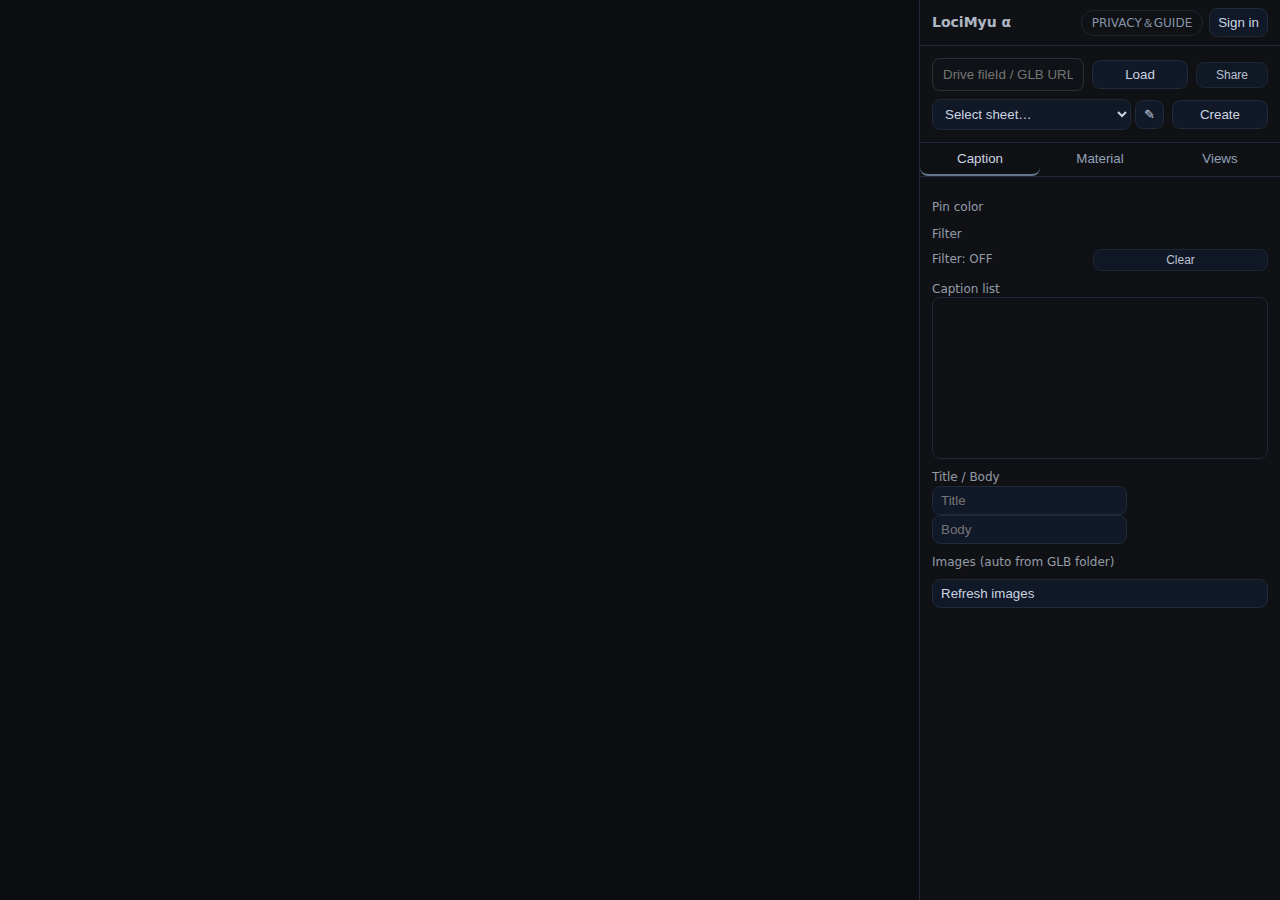
<file: index.html>
<!DOCTYPE html>

<html lang="ja">
<head>
<script id="lm-importmap-three" type="importmap">{
    "imports": {
      "three": "https://unpkg.com/three@0.159.0/build/three.module.js",
      "three/addons/": "https://unpkg.com/three@0.159.0/examples/jsm/"
    }
  }</script>
<style id="lm-fallback-style">
    :root { color-scheme: dark; }
    body { margin:0; background:#111; color:#e6e6e6; font:14px/1.5 system-ui,-apple-system,Segoe UI,Roboto,sans-serif; }
    #right { width:360px; max-width:38vw; padding:12px; box-sizing:border-box; }
    .panel { background:#16181b; border:1px solid #272a30; border-radius:10px; padding:12px; margin:12px 0; }
    .panel h4 { margin:0 0 8px; font-weight:600; opacity:.9; }
    select, input[type="text"], input[type="color"] {
      background:#0f1317; color:#e6e6e6; border:1px solid #2a2f36; border-radius:8px; padding:8px 10px;
    }
    input[type="range"] { width:100%; box-sizing:border-box; }
    .row { display:flex; align-items:center; gap:10px; flex-wrap:wrap; }
    .row .grow { flex:1 1 180px; }
    .muted { color:#9aa4af; font-size:12px; }
    /* keep material visible */
    #panel-material.lm-panel-material.card{display:none;}
    #pane-material .card{width:100%;box-sizing:border-box;}
    #pane-material .controls{overflow:visible;}
    /* generic */
    .pane .card{width:100%;box-sizing:border-box;}
    .pane .controls{overflow:visible;}
  
    /* caption list */
    .lm-cap-row{
      display:flex;
      align-items:center;
      gap:8px;
      padding:4px 6px;
      border-radius:6px;
      cursor:pointer;
    }
    .lm-cap-row:hover{
      background:rgba(255,255,255,0.05);
    }
    .lm-cap-row.selected{
      background:rgba(59,130,246,0.25);
      box-shadow:0 0 0 1px rgba(59,130,246,0.6);
    }
    .lm-cap-sw{
      width:10px;
      height:10px;
      border-radius:999px;
      flex-shrink:0;
    }
    .lm-cap-title{
      flex:1 1 auto;
      min-width:0;
      white-space:nowrap;
      overflow:hidden;
      text-overflow:ellipsis;
    }
    .lm-cap-imgmark{
      font-size:12px;
      opacity:0.8;
    }
    .lm-cap-del{
      border:none;
      background:transparent;
      color:inherit;
      cursor:pointer;
      padding:0 4px;
      opacity:0.6;
      font-size:14px;
      line-height:1;
    }
    .lm-cap-del:hover{
      opacity:1;
      transform:scale(1.1);
    }
    /* pin color / filter chips */
    #pane-caption .pill{
      border-radius:999px;
      padding:4px 10px;
      border:1px solid transparent;
      opacity:0.75;
      transition:transform .08s ease-out, box-shadow .08s ease-out, opacity .08s ease-out, border-color .08s ease-out;
    }
    #pane-caption .pill:hover{
      opacity:1;
    }
    #pane-caption .pill.active{
      opacity:1;
      box-shadow:0 0 0 2px rgba(0,0,0,0.6);
      border-color:rgba(255,255,255,0.9);
      transform:translateY(-1px);
    }

    /* Filter chips: make selection state unmistakable (non-color cue) */
    #pinFilterChips .pill{ position:relative; }
    #pinFilterChips .pill.active{
      box-shadow:0 0 0 2px rgba(255,255,255,0.95), 0 0 0 5px rgba(0,0,0,0.65);
      border-color:rgba(255,255,255,0.95);
    }
    #pinFilterChips .pill.active::after{
      content:'✓';
      position:absolute;
      right:6px;
      top:50%;
      transform:translateY(-50%);
      font-size:12px;
      font-weight:800;
      color:#ffffff;
      text-shadow:0 1px 2px rgba(0,0,0,0.85);
      pointer-events:none;
    }
    /* Filter status row */
    .lm-filterbar{ align-items:center; justify-content:space-between; gap:8px; margin-top:6px; }
    button.mini{
      padding:4px 10px;
      font-size:12px;
      line-height:1;
      opacity:0.9;
    }
    button.mini:hover{ opacity:1; }
    a.mini-link{display:inline-block;font-size:12px;color:var(--acc);text-decoration:none;border:1px solid var(--line);padding:6px 10px;border-radius:999px;opacity:0.9;line-height:1;}
    a.mini-link:hover{opacity:1;color:var(--text);}

</style>

<meta charset="utf-8"/>
<meta content="width=device-width,initial-scale=1" name="viewport"/>
<title>LociMyu α</title>
<link href="data:," rel="icon"/>
<meta content="" name="google-oauth-client_id"/>
<meta content="" name="google-api-key"/>
<script src="./config.js"></script>
<script async="" defer="" src="https://accounts.google.com/gsi/client"></script>
<style>
    :root{
      --bg:#0f1115; --panel:#0b0d11; --line:#1f2937; --acc:#94a3b8; --text:#cbd5e1; --sel:#60a5fa;
    }
    html,body{height:100%;margin:0;background:var(--bg);color:var(--text);
      font:14px/1.4 system-ui,-apple-system,Segoe UI,Roboto,sans-serif;}
    #app{display:flex;height:100%;}
    #stage{flex:1;position:relative;background:var(--panel);}
    #ui{width:360px;max-width:360px;min-width:320px;border-left:1px solid var(--line);
        display:flex;flex-direction:column;overflow:hidden;}
    header#topbar{display:flex;justify-content:space-between;align-items:center;
      padding:8px 12px;border-bottom:1px solid var(--line);}
    header #brand{font-weight:600;opacity:.85}
    
    /* ===== Topbar: keep mini links/buttons on one line ===== */
    header#topbar .row{flex-wrap:nowrap}
    header#topbar .row > *{flex:0 0 auto; white-space:nowrap}
    header#topbar #auth-signin{white-space:nowrap}
button,select,input{background:#111827;border:1px solid var(--line);color:var(--text);
      border-radius:8px;padding:6px 8px}
    input[type="text"]{width:100%;box-sizing:border-box}
    .row{display:flex;gap:8px;align-items:center}
    .row > *{flex:1}

    /* ===== Top controls: inputs grow, buttons stay compact ===== */
    .ctrl-row{flex-wrap:nowrap}
    .ctrl-row > *{flex:0 0 auto}
    .ctrl-row input[type="text"],
    .ctrl-row select,
    .ctrl-row #save-target-sheet-wrapper{flex:1 1 auto; min-width:0}
    .ctrl-row > button{flex:0 0 auto; width:auto; min-width:96px; padding:6px 12px}
    /* Keep Create/Load from dominating on wide screens */
    #btnGlb, #save-target-create{min-width:96px}

    /* Make the sheet row resilient when rename UI is mounted */
    .sheet-row{align-items:center}

    .tabs{display:flex;border-bottom:1px solid var(--line)}
    .tabs button{flex:1;border:0;border-bottom:2px solid transparent;padding:8px 12px;
      background:transparent;color:var(--acc);cursor:pointer}
    .tabs button[aria-selected="true"]{color:var(--text);border-bottom-color:#64748b}
    .pane{display:none;padding:12px;overflow:auto;max-width:100%;box-sizing:border-box}
    .pane[data-active="true"]{display:block}
    #gl{width:100%;height:100%;display:block}
    .pad{padding:12px}
    .grp{margin:10px 0}
    .hint{opacity:.7;font-size:12px}
    .chips{display:flex;flex-wrap:wrap;gap:6px}
    .chip{width:18px;height:18px;border-radius:50%;border:1px solid #0003;cursor:pointer;box-shadow:0 0 0 1px #0004 inset}
    #caption-list{height:160px;overflow:auto;border:1px solid var(--line);border-radius:8px}

    /* Material pane layout */
    .mat-grid{display:grid;grid-template-columns: 1fr; gap:12px; max-width:100%}
    .mat-card{border:1px solid var(--line);border-radius:12px;padding:12px;background:#0c1016}
    .mat-card h4{margin:0 0 8px 0;font-size:13px;opacity:.8}
    .mat-row{display:grid;grid-template-columns:auto 1fr;gap:10px;align-items:center}
    .nowrap{white-space:nowrap}
    .full{text-align:left;width:100%}
    .inline{display:flex;gap:14px;align-items:center;flex-wrap:wrap}
    #pm-opacity{display:grid;grid-template-columns: 1fr auto 48px;gap:10px;align-items:center}
    #pm-opacity output{min-width:3ch;text-align:right;opacity:.8}
    /* Prevent horizontal scroll in the right panel */
    #ui *{max-width:100%}
    #ui{overflow-x:hidden}
    /* keep material visible */
    #panel-material.lm-panel-material.card{display:none;}
    #pane-material .card{width:100%;box-sizing:border-box;}
    #pane-material .controls{overflow:visible;}
  
/* --- Views tab additions (Phase 1) --- */
#pane-views .hd{font-weight:600;margin:0 0 6px 0;font-size:12px;opacity:.9;}
#pane-views .grp{margin:10px 0;padding:10px;border:1px solid rgba(255,255,255,.08);border-radius:10px;background:rgba(255,255,255,.03);}
#pane-views .row{display:flex;align-items:center;gap:8px;flex-wrap:wrap;}
#pane-views .views-dir-grid{display:grid;grid-template-columns:repeat(2,minmax(0,1fr));gap:6px;}
#pane-views .views-dir-grid .vdir{padding:8px 10px;border-radius:10px;border:1px solid rgba(255,255,255,.12);background:rgba(255,255,255,.04);color:inherit;cursor:pointer;}
#pane-views .views-dir-grid .vdir:disabled{opacity:.4;cursor:not-allowed;}
#pane-views .views-bg-row input[type="text"]{width:90px;padding:6px 8px;border-radius:10px;border:1px solid rgba(255,255,255,.12);background:rgba(0,0,0,.2);color:inherit;}
#pane-views .views-bg-row input[type="color"]{width:44px;height:34px;padding:0;border:none;background:transparent;}
#pane-views .hint{font-size:11px;opacity:.75;margin-top:6px;}
</style>
<style id="lm-material-layout-fix">
    /* ===== Material pane: overflow & wrapping fixes ===== */
    #pane-material .scroller { overflow-x: hidden; }
    #pane-material .mat-card { display:flex; flex-direction:column; gap:10px; }
    #pane-material .row,
    #pane-material .inline,
    #pane-material .pair,
    #pane-material .controls { display:flex; flex-wrap:wrap; gap:8px; }
    #pane-material .row > *, #pane-material .controls > * { min-width:0; }
    #pane-material select,
    #pane-material input[type="range"],
    #pm-material, #pm-chroma-tol, #pm-chroma-feather {
      flex:1 1 100%; width:100%; max-width:100%;
    }
    #pane-material .btn, #pane-material .switch, #pane-material .mini { flex:0 0 auto; }
    #pm-chroma .tol-row { display:flex; flex-wrap:wrap; gap:8px; }
    #pm-chroma .feather-row { display:flex; flex-wrap:wrap; gap:8px; margin-top:6px; }
    /* keep material visible */
    #panel-material.lm-panel-material.card{display:none;}
    #pane-material .card{width:100%;box-sizing:border-box;}
    #pane-material .controls{overflow:visible;}
  </style>
</head>
<body>
<div id="app">
<div id="stage"><canvas id="gl"></canvas></div>
<aside id="ui">
<header id="topbar">
<div id="brand">LociMyu α</div>
<div class="row" style="gap:6px;flex:0 0 auto">
<a class="mini-link" href="./privacy.html" target="_blank" rel="noopener">PRIVACY＆GUIDE</a>
<button id="auth-signin">Sign in</button>
</div>
</header>
<div class="pad" style="border-bottom:1px solid var(--line)">
<div class="row ctrl-row">
<input id="glbUrl" placeholder="Drive fileId / GLB URL" type="text"/>
<button id="btnGlb">Load</button>
</div>
<div class="row ctrl-row sheet-row" style="margin-top:8px">
<select id="save-target-sheet"><option value="">Select sheet…</option></select>
<button id="save-target-create">Create</button>
</div>
</div>
<nav class="tabs" role="tablist">
<button aria-selected="true" data-tab="caption" id="tab-caption" role="tab">Caption</button>
<button aria-selected="false" data-tab="material" id="tab-material" role="tab">Material</button>
<button aria-selected="false" data-tab="views" id="tab-views" role="tab">Views</button>
</nav>
<section class="pane" data-active="true" data-pane="caption" id="pane-caption">
<div class="grp">
<div class="hint">Pin color</div>
<div class="chips" data-hook="pin-color" id="pinColorChips"></div>
</div>
<div class="grp">
<div class="hint">Filter</div>
<div class="row lm-filterbar">
<div class="hint" id="pinFilterStatus" style="margin:0">Filter: OFF</div>
<button class="mini" id="btnClearPinFilter" type="button">Clear</button>
</div>
<div class="chips" data-hook="pin-filter" id="pinFilterChips"></div>
</div>
<div class="grp">
<div class="hint">Caption list</div>
<div data-hook="caption-list" id="caption-list"></div>
</div>
<div class="grp">
<div class="hint">Title / Body</div>
<input data-hook="caption-title" id="caption-title" placeholder="Title"/>
<input data-hook="caption-body" id="caption-body" placeholder="Body"/>
</div>
<div class="grp">
<div class="hint">Images (auto from GLB folder)</div>
<div data-hook="images-grid" id="images-grid"></div>
<div class="row" style="margin-top:8px">
<button class="full" id="btnRefreshImages">Refresh images</button>
</div>
<div class="hint" id="images-status" style="margin-top:6px"></div>
</div>
</section>
<section class="pane" data-pane="material" id="pane-material">
<div class="mat-grid">
<div class="mat-card">
<h4>Per-material opacity (saved per sheet)</h4>
<div id="pm-opacity">
<select aria-label="Select material" id="pm-material">
<option value="">— Select material —</option>
</select>
<input id="pm-opacity-range" max="1" min="0" step="0.01" type="range" value="1"/>
<output id="pm-opacity-val">1.00</output>
</div>
<div class="hint">Pick a material, then set its opacity.</div>
</div>
<div class="mat-card">
<h4>Shading</h4>
<div class="inline">
<label class="nowrap"><input id="pm-flag-doublesided" type="checkbox"/> Double-sided</label>
<label class="nowrap"><input id="pm-flag-unlit" type="checkbox"/> Unlit-like</label>
</div>
</div>
<div class="mat-card">
<h4>Chroma key</h4>
<div class="inline" style="margin-bottom:8px">
<label class="nowrap"><input id="pm-chroma-enable" type="checkbox"/> Enable</label>
<input aria-label="Color" id="pm-chroma-color" type="color" value="#000000"/>
</div>
<div class="mat-row" style="margin-bottom:6px">
<span class="nowrap">Tolerance</span>
<input id="pm-chroma-tol" max="1" min="0" step="0.01" type="range" value="0.10"/>
</div>
<div class="mat-row">
<span class="nowrap">Feather</span>
<input id="pm-chroma-feather" max="1" min="0" step="0.01" type="range" value="0.00"/>
</div>
</div>
</div>
</section>
<section class="pane" data-pane="views" id="pane-views">
<div class="grp">
<div class="hd">View presets</div>
<button id="view-save">Save view</button>
<div class="views-preset-list" id="views-preset-list"></div>
</div>
<div class="grp">
<div class="hd">Projection</div>
<div class="row">
<label><input id="proj-ortho" type="checkbox"/> Orthographic</label>
</div>
</div>
<div class="grp">
<div class="hd">Camera direction</div>
<div class="views-dir-grid">
<button class="vdir" data-vdir="+x" type="button">+X</button>
<button class="vdir" data-vdir="-x" type="button">-X</button>
<button class="vdir" data-vdir="+y" type="button">+Y</button>
<button class="vdir" data-vdir="-y" type="button">-Y</button>
<button class="vdir" data-vdir="+z" type="button">+Z</button>
<button class="vdir" data-vdir="-z" type="button">-Z</button>
</div>
</div>
<div class="grp">
<div class="hd">Background</div>
<div class="row views-bg-row">
<input aria-label="Background color" id="bg-color" type="color" value="#202124">
<input id="bg-hex" maxlength="7" placeholder="#rrggbb" spellcheck="false" type="text" value=""/>
<button id="bg-reset" type="button">Reset</button>
</input></div>
<div class="hint">Reset = unset (transparent; use default CSS background)</div>
</div>
</section>
</aside>
</div>




<link href="app.sheet-rename.css" rel="stylesheet"/>
<link href="ui.onboarding.hints.css" rel="stylesheet"/>
























<script src="./app.loader.js" type="module"></script></body>
</html>
</file>
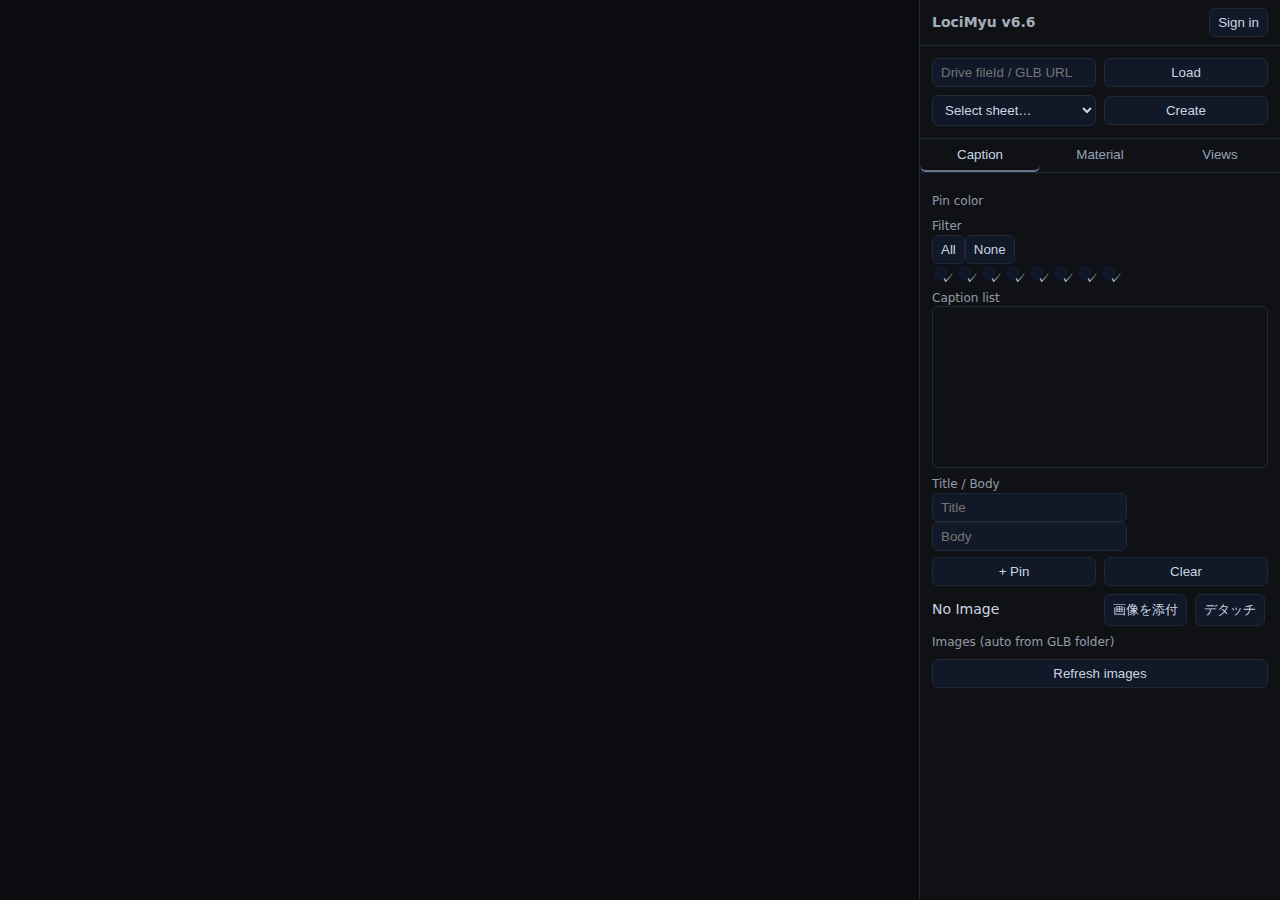
<file: index.withpatch.html>
<!doctype html>
<html lang="ja">
<head>
  <meta charset="utf-8" />
  <meta name="viewport" content="width=device-width,initial-scale=1" />
  <title>LociMyu v6.6 (ESM/CDN)</title>
  <link rel="icon" href="data:," />
  <meta name="google-oauth-client_id" content="595200751510-ncahnf7edci6b9925becn5to49r6cguv.apps.googleusercontent.com">
  <meta name="google-api-key" content="AIzaSyCUnTCr5yWUWPdEXST9bKP1LpgawU5rIbI">
  <script src="https://accounts.google.com/gsi/client" async defer></script>
  <style>
    :root{--bg:#0f1115;--panel:#0b0d11;--line:#1f2937;--acc:#94a3b8;--text:#cbd5e1;--sel:#60a5fa;}
    html,body{height:100%;margin:0;background:var(--bg);color:var(--text);font:14px/1.4 system-ui,-apple-system,Segoe UI,Roboto,sans-serif;}
    #app{display:flex;height:100%;}
    #stage{flex:1;position:relative;background:var(--panel);}
    #ui{width:360px;border-left:1px solid var(--line);display:flex;flex-direction:column;}
    header#topbar{display:flex;justify-content:space-between;align-items:center;padding:8px 12px;border-bottom:1px solid var(--line);}
    header #brand{font-weight:600;opacity:.8}
    button,select,input{background:#111827;border:1px solid var(--line);color:var(--text);border-radius:6px;padding:6px 8px}
    input[type="text"]{width:100%;box-sizing:border-box}
    .row{display:flex;gap:8px;align-items:center}
    .row > *{flex:1}
    .tabs{display:flex;border-bottom:1px solid var(--line)}
    .tabs button{flex:1;border:0;border-bottom:2px solid transparent;padding:8px 12px;background:transparent;color:var(--acc)}
    .tabs button[aria-selected="true"]{color:var(--text);border-bottom-color:#64748b}
    .pane{display:none;padding:12px;overflow:auto}
    .pane[data-active="true"]{display:block}
    #gl{width:100%;height:100%;display:block}
    .pad{padding:12px}
    .grp{margin:8px 0}
    .chips{display:flex;flex-wrap:wrap;gap:6px}
    .chip{width:18px;height:18px;border-radius:50%;border:1px solid #0003;cursor:pointer;box-shadow:0 0 0 1px #0004 inset}
    #caption-list{height:160px;overflow:auto;border:1px solid var(--line);border-radius:6px}
    .caption-item{display:flex;gap:8px;align-items:flex-start;padding:6px;border-bottom:1px solid #0003}
    .caption-item img{width:40px;height:40px;object-fit:cover;border-radius:6px;border:1px solid #0004}
    .hint{opacity:.7;font-size:12px}
    /* thumbnails grid */
    #images-grid{display:grid;grid-template-columns:repeat(auto-fill,minmax(64px,1fr));gap:8px}
    .thumb{width:100%;aspect-ratio:1/1;border-radius:8px;border:1px solid #0005;background-size:cover;background-position:center;cursor:pointer}
    .thumb[data-selected="true"]{outline:2px solid var(--sel);outline-offset:2px}
  </style>
</head>
<body>
  <div id="app">
    <div id="stage"><canvas id="gl"></canvas></div>
    <aside id="ui">
      <header id="topbar">
        <div id="brand">LociMyu v6.6</div>
        <div class="row" style="gap:6px;flex:0 0 auto">
          <button id="auth-signin">Sign in</button>
        </div>
      </header>

      <div class="pad" style="border-bottom:1px solid var(--line)">
        <div class="row">
          <input id="glbUrl" type="text" placeholder="Drive fileId / GLB URL" />
          <button id="btnGlb">Load</button>
        </div>
        <div class="row" style="margin-top:8px">
          <select id="save-target-sheet"><option value="">Select sheet…</option></select>
          <button id="save-target-create">Create</button>
        </div>
      </div>

      <nav class="tabs" role="tablist">
        <button id="tab-caption" role="tab" aria-selected="true" data-tab="caption">Caption</button>
        <button id="tab-material" role="tab" aria-selected="false" data-tab="material">Material</button>
        <button id="tab-views" role="tab" aria-selected="false" data-tab="views">Views</button>
      </nav>

      <section id="pane-caption" class="pane" data-pane="caption" data-active="true">
        <div class="grp">
          <div class="hint">Pin color</div>
          <div id="pin-colors" class="chips"></div>
        </div>
        <div class="grp">
          <div class="hint">Filter</div>
          <div id="pin-filter" class="chips"></div>
        </div>

        <!-- ▼ 配置入替：先に Caption list、その下に Title/Body -->
        <div class="grp">
          <div class="hint">Caption list</div>
          <div id="caption-list"></div>
        </div>

        <div class="grp">
          <div class="hint">Title / Body</div>
          <input id="caption-title" placeholder="Title" />
          <input id="caption-body" placeholder="Body" />
          <div class="row" style="margin-top:6px">
            <button id="pin-add">+ Pin</button>
            <button id="pin-clear">Clear</button>
          </div>
        </div>
        <div class="grp">
          <div class="row" id="caption-image-row">
            <div id="currentImageThumb" aria-label="attached image preview"><div class="placeholder">No Image</div></div>
            <div class="buttons" style="display:flex; gap:8px;">
              <button id="btnAttachImage">画像を添付</button>
              <button id="btnDetachImage" class="ghost">デタッチ</button>
            </div>
          </div>
        </div>



        <div class="grp">
          <div class="hint">Images (auto from GLB folder)</div>
          <div id="images-grid"></div>
          <div class="row" style="margin-top:8px">
            <button id="btnRefreshImages" style="width:100%">Refresh images</button>
          </div>
          <div id="images-status" class="hint" style="margin-top:6px"></div>
        </div>
      </section>

      <section id="pane-material" class="pane" data-pane="material">
        <div class="grp">
          <label><input type="checkbox" id="mat-unlit" /> Unlit</label>
          <label><input type="checkbox" id="mat-doubleside" /> Double-sided</label>
        </div>
        <div class="grp">
          <label>Opacity <input type="range" id="mat-opacity" min="0" max="1" step="0.01" value="1"/></label>
        </div>
        <div class="grp">
          <label><input type="checkbox" id="mat-white2alpha" /> White → Alpha</label>
        </div>
      </section>

      <section id="pane-views" class="pane" data-pane="views">
        <div class="grp">
          <button id="view-save">Save view</button>
          <div class="row"><label><input type="checkbox" id="proj-ortho" /> Orthographic</label></div>
        </div>
        <div id="views-preset-list"></div>
      </section>
    </aside>
  </div>

  <script>
    const tabs = document.querySelectorAll('[role="tab"]');
    const panes = document.querySelectorAll('.pane');
    tabs.forEach(t => t.addEventListener('click', () => {
      tabs.forEach(x => x.setAttribute('aria-selected', String(x===t)));
      panes.forEach(p => p.dataset.active = String(p.dataset.pane===t.dataset.tab));
    }));
  </script>

  <script type="importmap">
  {
    "imports": {
      "three": "https://unpkg.com/three@0.155.0/build/three.module.js",
      "three/examples/jsm/": "https://unpkg.com/three@0.155.0/examples/jsm/"
    }
  }
  </script>

  <script type="module" src="./boot.esm.cdn.js"></script>

  <script type="module" src="./boot.esm.cdn.patch.js"></script>
</body>
</html>
</file>
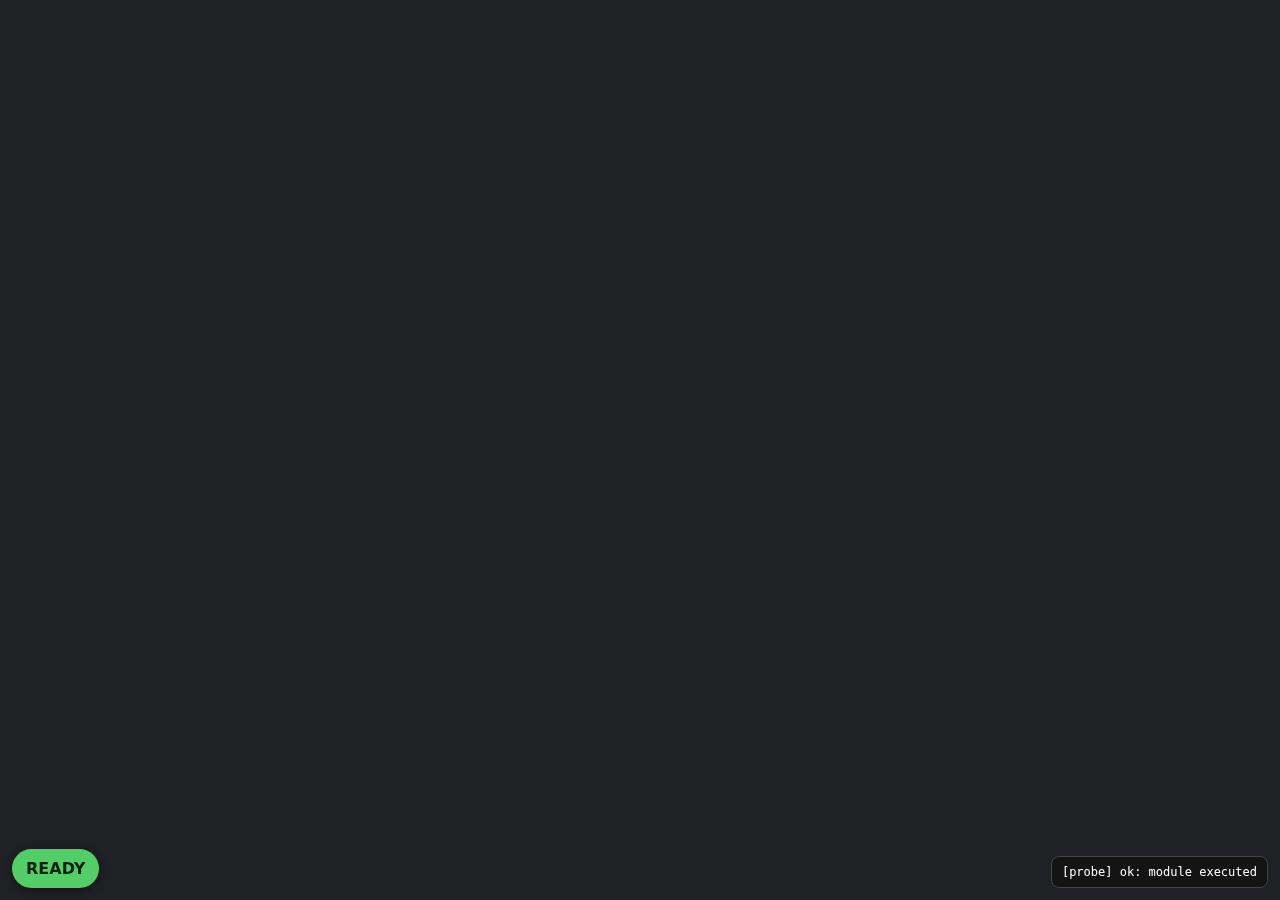
<file: index_probe.html>
<!doctype html>
<html lang="ja">
<head>
  <meta charset="utf-8">
  <meta name="viewport" content="width=device-width, initial-scale=1">
  <title>LociMyu Probe</title>
  <style>
    body{background:#1f2124;color:#e8e8ea;margin:0;font-family:system-ui,Segoe UI,Roboto,Helvetica,Arial}
    .badge{position:fixed;left:12px;bottom:12px;background:#51cf66;color:#0b1f12;padding:10px 14px;border-radius:999px;
      font-weight:700;box-shadow:0 2px 10px #0006}
    .log{position:fixed;right:12px;bottom:12px;background:#111c;color:#fff;border:1px solid #444;border-radius:8px;
      font:12px ui-monospace,Menlo,Consolas,monospace;padding:8px 10px;max-width:45vw;max-height:40vh;overflow:auto}
  </style>
</head>
<body>
  <div id="badge" class="badge" style="display:none">READY</div>
  <div id="log" class="log" style="display:none"></div>
  <script>
    window.addEventListener('error', e=>{ const L=document.getElementById('log'); L.style.display='block'; L.textContent += '\n[error] '+(e.message||e.error); });
    window.addEventListener('unhandledrejection', e=>{ const L=document.getElementById('log'); L.style.display='block'; L.textContent += '\n[unhandled] '+(e.reason&&e.reason.message||e.reason); });
  </script>
  <script type="module" src="js/probe_main.js"></script>
</body>
</html>
</file>
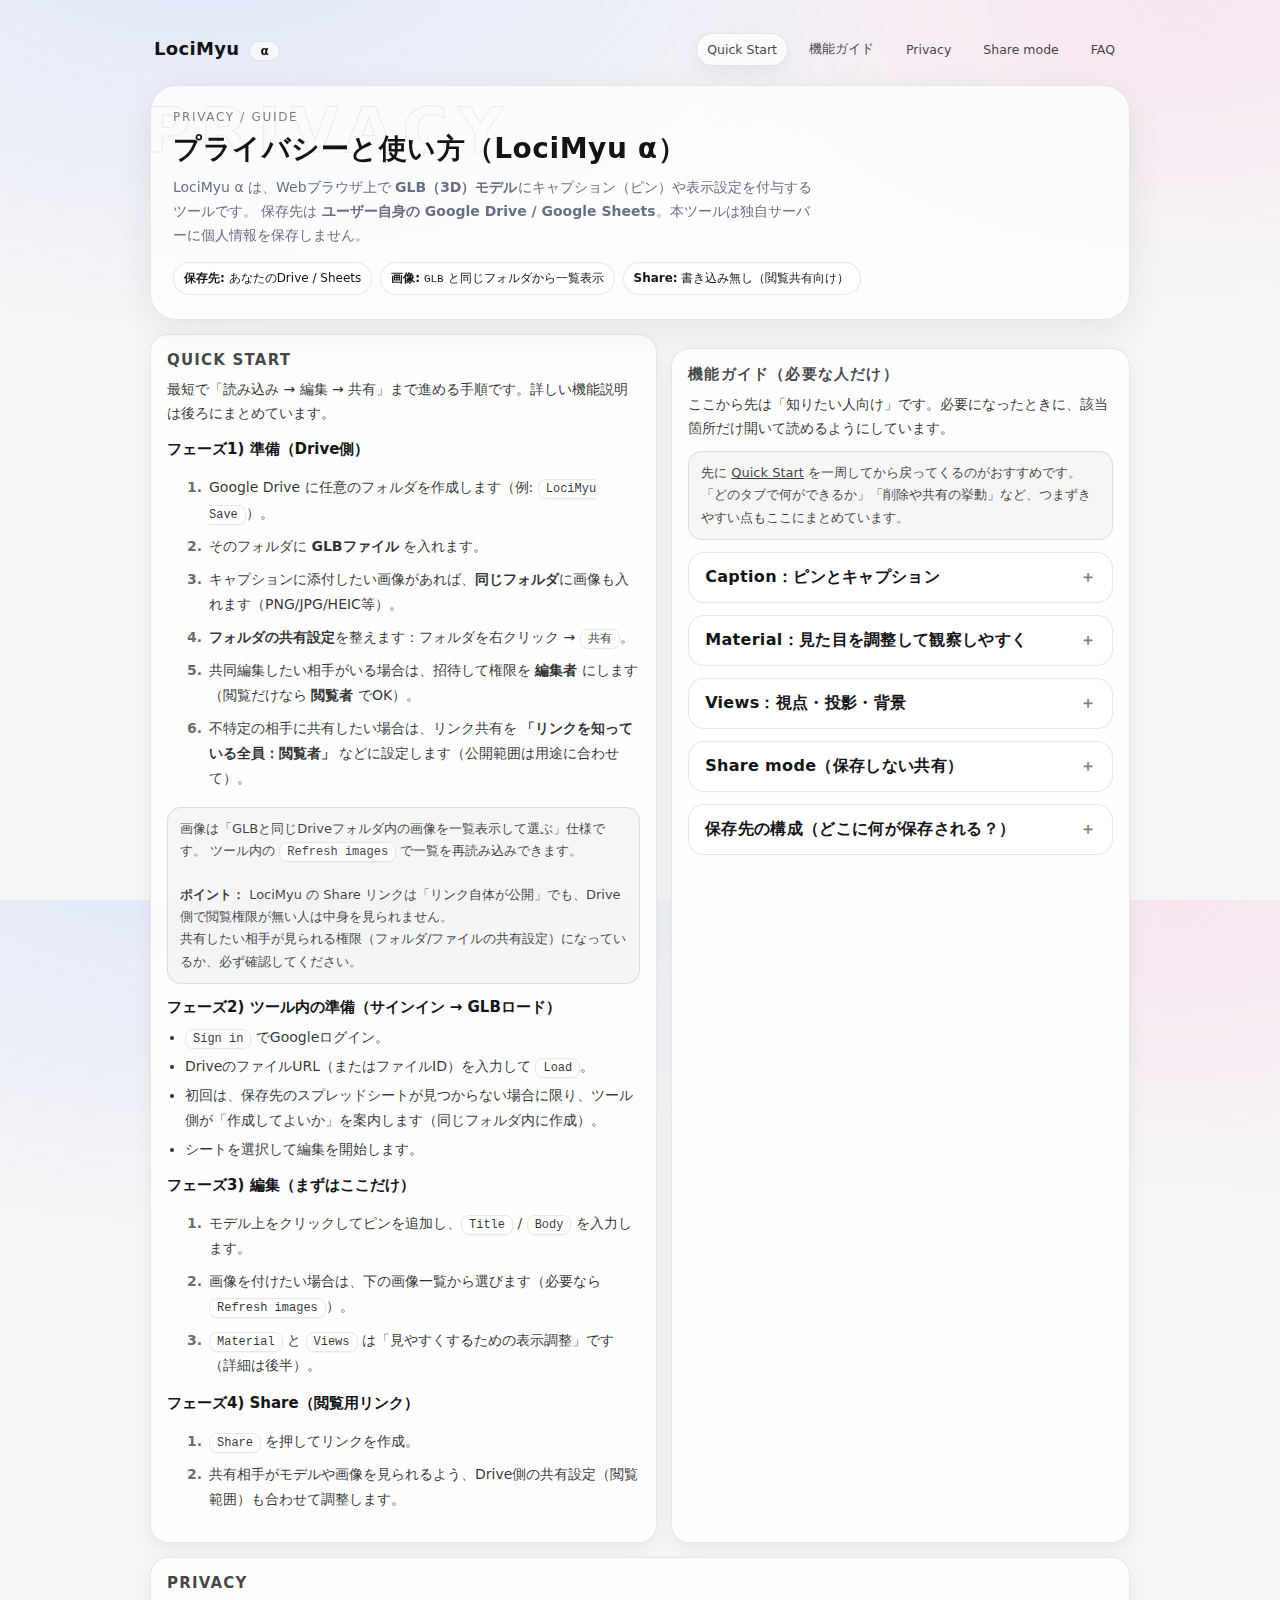
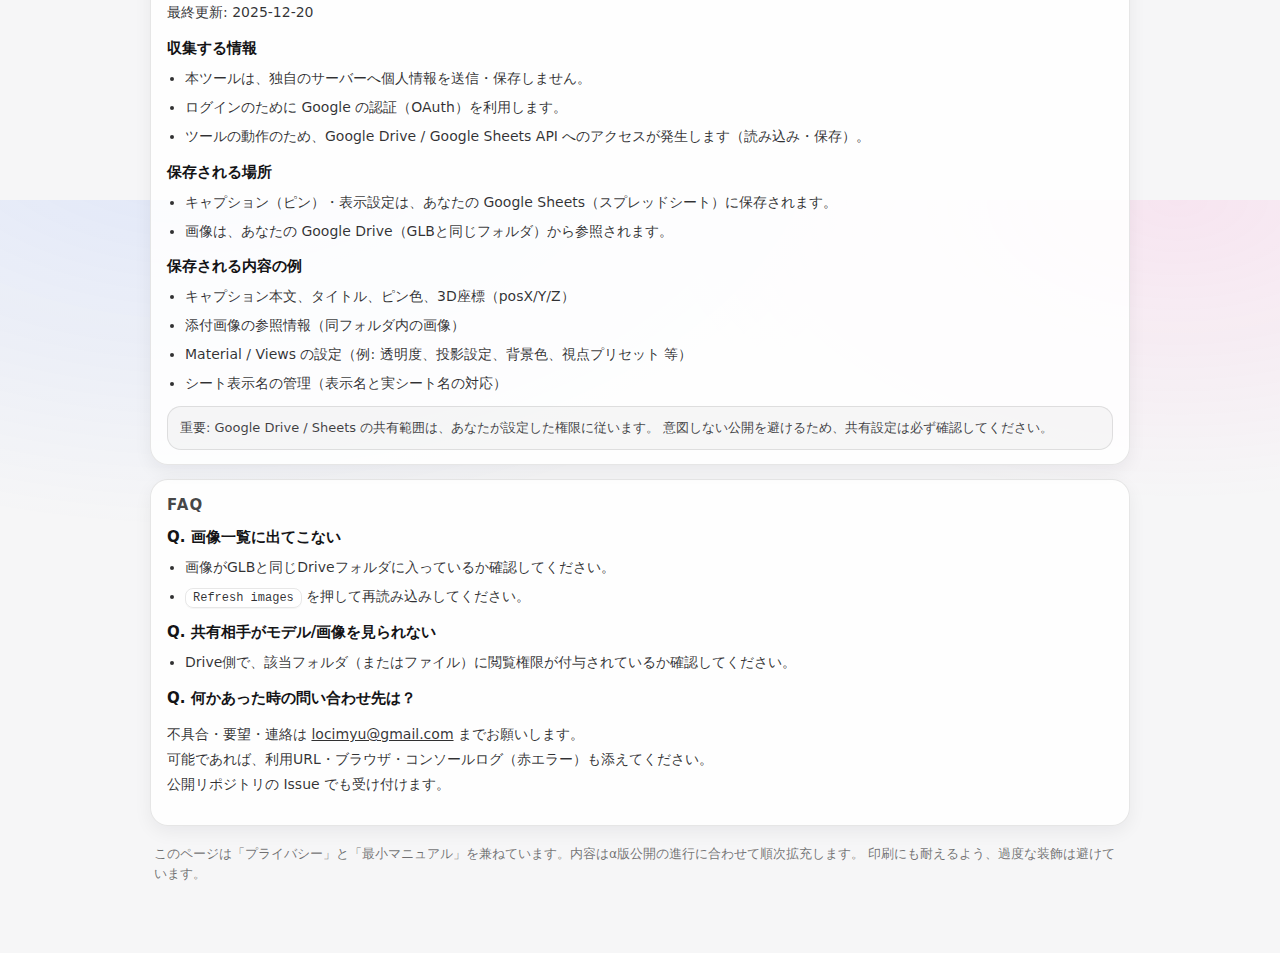
<file: privacy.html>
<!doctype html>
<html lang="ja">
<head>
  <meta charset="utf-8" />
  <meta name="viewport" content="width=device-width,initial-scale=1" />
  <meta name="color-scheme" content="light dark" />
  <title>Privacy / Guide — LociMyu α</title>
  <style>
    :root{
      --bg: #f6f6f7;
      --paper: #ffffff;
      --ink: #141416;
      --muted: #667085;
      --line: rgba(20,20,22,.10);
      --line-strong: rgba(20,20,22,.16);
      --shadow: 0 10px 35px rgba(15, 23, 42, .08);
      --shadow-soft: 0 6px 18px rgba(15, 23, 42, .06);
      --accent: rgba(47, 107, 255, .12);   /* soft blue wash */
      --accent2: rgba(255, 75, 179, .10);  /* soft pink wash */
      --chip: rgba(20,20,22,.06);
      --radius: 18px;
      --radius2: 26px;
      --max: 980px;
      --mono: ui-monospace, SFMono-Regular, Menlo, Monaco, Consolas, "Liberation Mono", "Courier New", monospace;
      --sans: ui-sans-serif, system-ui, -apple-system, "Segoe UI", Roboto, "Helvetica Neue",
              "Noto Sans JP", "Hiragino Sans", "Hiragino Kaku Gothic ProN", "Yu Gothic", "Meiryo", Arial, sans-serif;
    }

    /* Light-first; keep readable on dark mode too (browser will adapt minimal) */
    html,body{height:100%;}
    body{
      margin:0;
      font-family: var(--sans);
      color: var(--ink);
      background:
        radial-gradient(1200px 700px at 16% -10%, var(--accent) 0%, transparent 60%),
        radial-gradient(900px 520px at 92% 0%, var(--accent2) 0%, transparent 58%),
        linear-gradient(var(--bg), var(--bg));
    }

    a{color:inherit;}
    .wrap{max-width: var(--max); margin: 0 auto; padding: 22px 16px 56px;}
    .topbar{
      display:flex; align-items:center; justify-content:space-between;
      gap:12px;
      padding: 10px 4px 18px;
    }
    .brand{
      display:flex; align-items:baseline; gap:10px;
      letter-spacing:.02em;
    }
    .brand .name{font-weight: 780; font-size: 18px;}
    .brand .alpha{
      font-size: 12px; font-weight: 700;
      padding: 2px 10px;
      border: 1px solid var(--line);
      border-radius: 999px;
      background: rgba(255,255,255,.65);
      backdrop-filter: blur(6px);
    }
    .nav{
      display:flex; align-items:center; gap:10px;
      flex-wrap:wrap;
    }
    .nav a{
      text-decoration:none;
      font-size: 12.5px;
      color: rgba(20,20,22,.82);
      padding: 8px 10px;
      border-radius: 999px;
      border: 1px solid transparent;
    }
    .nav a:hover{border-color: var(--line); background: rgba(255,255,255,.55);}
    .nav a.primary{
      border-color: var(--line);
      background: rgba(255,255,255,.70);
      box-shadow: var(--shadow-soft);
    }

    .hero{
      position:relative;
      border: 1px solid var(--line);
      border-radius: var(--radius2);
      background: rgba(255,255,255,.78);
      box-shadow: var(--shadow);
      overflow:hidden;
      padding: 22px 18px;
    }
    .hero::before{
      content:"PRIVACY";
      position:absolute;
      left: -6px;
      top: 8px;
      font-weight: 900;
      letter-spacing: .16em;
      font-size: 58px;
      color: transparent;
      -webkit-text-stroke: 1px rgba(20,20,22,.08);
      text-stroke: 1px rgba(20,20,22,.08);
      opacity: .95;
      pointer-events:none;
      user-select:none;
      white-space:nowrap;
      transform: translateZ(0);
    }
    .hero .kicker{
      position:relative;
      font-size: 12px;
      letter-spacing: .14em;
      text-transform: uppercase;
      color: rgba(20,20,22,.55);
      margin: 0 0 8px;
    }
    h1{
      position:relative;
      margin: 0 0 10px;
      font-size: 28px;
      letter-spacing: .02em;
      line-height: 1.22;
    }
    .subtitle{
      position:relative;
      margin: 0;
      color: var(--muted);
      line-height: 1.7;
      font-size: 14px;
      max-width: 72ch;
    }

    .chips{display:flex; flex-wrap:wrap; gap:8px; margin-top: 14px;}
    .chip{
      font-size: 12px;
      padding: 7px 10px;
      border-radius: 999px;
      background: rgba(255,255,255,.7);
      border: 1px solid var(--line);
    }
    .chip code{font-family: var(--mono); font-size: 11px; background: transparent;}
    .chip strong{font-weight: 750;}

    .grid{
      display:grid;
      grid-template-columns: 1fr;
      gap: 14px;
      margin-top: 14px;
    }
    @media (min-width: 880px){
      .grid{grid-template-columns: 1.05fr .95fr;}
      #privacy{grid-column: 1 / -1;}
      .hero{padding: 24px 22px;}
      .hero::before{font-size: 62px;}
    }

    .card{
      border: 1px solid var(--line);
      border-radius: var(--radius);
      background: rgba(255,255,255,.86);
      box-shadow: var(--shadow-soft);
      padding: 16px 16px 14px;
    }
    .card h2{
      margin: 0 0 8px;
      font-size: 15px;
      letter-spacing: .08em;
      text-transform: uppercase;
      color: rgba(20,20,22,.80);
    }
    .card h3{
      margin: 14px 0 6px;
      font-size: 15px;
    }
    .meta{
      color: var(--muted);
      font-size: 12.5px;
      margin: 0 0 10px;
    }
    .card p, .card li{
      color: rgba(20,20,22,.88);
      line-height: 1.78;
      font-size: 14px;
    }
    .card ul{
      margin: 8px 0 0 18px;
      padding: 0;
    }
    .card li{margin: 4px 0;}
    .note{
      margin-top: 10px;
      padding: 10px 12px;
      border-radius: 14px;
      border: 1px solid var(--line);
      background: rgba(20,20,22,.035);
      color: rgba(20,20,22,.82);
      font-size: 13px;
      line-height: 1.7;
    }
    .note code{font-family: var(--mono); font-size: 12px;}
    .steps{counter-reset: step;}
    .steps li{
      margin: 8px 0;
      padding-left: 2px;
    }
    .steps li::marker{
      font-weight: 800;
      color: rgba(20,20,22,.65);
    }
    .kbd{
      font-family: var(--mono);
      font-size: 12px;
      padding: 2px 7px;
      border-radius: 8px;
      border: 1px solid var(--line);
      background: rgba(255,255,255,.72);
      box-shadow: 0 1px 0 rgba(0,0,0,.03);
    }

    .footer{
      margin-top: 18px;
      color: rgba(20,20,22,.60);
      font-size: 12.5px;
      line-height: 1.6;
      padding: 0 4px;
    }

    /* Print-friendly */
    @media print{
      body{background:#fff;}
      .hero,.card{box-shadow:none; background:#fff;}
      .nav{display:none;}
    }
  
    details.details{
      margin-top:12px;
      border:1px solid rgba(15,23,42,.10);
      border-radius:16px;
      background: rgba(255,255,255,.78);
      overflow:hidden;
    }
    details.details > summary{
      list-style:none;
      cursor:pointer;
      padding:14px 16px;
      font-weight:800;
      letter-spacing:.02em;
      display:flex;
      align-items:center;
      gap:10px;
    }
    details.details > summary::-webkit-details-marker{ display:none; }
    details.details > summary:after{
      content:"＋";
      margin-left:auto;
      font-weight:900;
      opacity:.55;
    }
    details.details[open] > summary:after{ content:"—"; opacity:.5; }
    .details-body{
      padding: 0 16px 14px 16px;
      color: var(--muted);
    }
    
  
    .details-body h4{
      margin: 14px 0 6px;
      font-size: 13px;
      letter-spacing: .04em;
      color: rgba(20,20,22,.82);
    }
    .details-body ul{
      margin: 6px 0 12px 18px;
    }
    .details-body li{ margin: 6px 0; }

</style>
</head>
<body>
  <div class="wrap">
    <div class="topbar">
      <div class="brand">
        <div class="name">LociMyu</div>
        <div class="alpha">α</div>
      </div>
      <div class="nav" aria-label="quick links">
        <a class="primary" href="#quickstart">Quick Start</a>
        <a href="#features">機能ガイド</a>
        <a href="#privacy">Privacy</a>
        <a href="#share">Share mode</a>
        <a href="#faq">FAQ</a>
      </div>
    </div>

    <section class="hero">
      <p class="kicker">privacy / guide</p>
      <h1>プライバシーと使い方（LociMyu α）</h1>
      <p class="subtitle">
        LociMyu α は、Webブラウザ上で <strong>GLB（3D）モデル</strong>にキャプション（ピン）や表示設定を付与するツールです。
        保存先は <strong>ユーザー自身の Google Drive / Google Sheets</strong>。本ツールは独自サーバーに個人情報を保存しません。
      </p>

      <div class="chips" aria-label="highlights">
        <div class="chip"><strong>保存先:</strong> あなたのDrive / Sheets</div>
        <div class="chip"><strong>画像:</strong> <code>GLB</code> と同じフォルダから一覧表示</div>
        <div class="chip"><strong>Share:</strong> 書き込み無し（閲覧共有向け）</div>
      </div>
    </section>

    <div class="grid">
      <section id="quickstart" class="card">
        <h2>Quick Start</h2>
        <p class="meta">最短で「読み込み → 編集 → 共有」まで進める手順です。詳しい機能説明は後ろにまとめています。</p>

        <h3>フェーズ1) 準備（Drive側）</h3>
        <ol class="steps">
          <li>Google Drive に任意のフォルダを作成します（例: <span class="kbd">LociMyu Save</span>）。</li>
          <li>そのフォルダに <strong>GLBファイル</strong> を入れます。</li>
          <li>キャプションに添付したい画像があれば、<strong>同じフォルダ</strong>に画像も入れます（PNG/JPG/HEIC等）。</li>
          <li><strong>フォルダの共有設定</strong>を整えます：フォルダを右クリック → <span class="kbd">共有</span>。</li>
          <li>共同編集したい相手がいる場合は、招待して権限を <strong>編集者</strong> にします（閲覧だけなら <strong>閲覧者</strong> でOK）。</li>
          <li>不特定の相手に共有したい場合は、リンク共有を <strong>「リンクを知っている全員：閲覧者」</strong> などに設定します（公開範囲は用途に合わせて）。</li>
        </ol>
        <div class="note">
          画像は「GLBと同じDriveフォルダ内の画像を一覧表示して選ぶ」仕様です。
          ツール内の <span class="kbd">Refresh images</span> で一覧を再読み込みできます。<br><br><strong>ポイント：</strong> LociMyu の Share リンクは「リンク自体が公開」でも、Drive 側で閲覧権限が無い人は中身を見られません。<br>共有したい相手が見られる権限（フォルダ/ファイルの共有設定）になっているか、必ず確認してください。
        </div>

        <h3>フェーズ2) ツール内の準備（サインイン → GLBロード）</h3>
        <ul>
          <li><span class="kbd">Sign in</span> でGoogleログイン。</li>
          <li>DriveのファイルURL（またはファイルID）を入力して <span class="kbd">Load</span>。</li>
          <li>初回は、保存先のスプレッドシートが見つからない場合に限り、ツール側が「作成してよいか」を案内します（同じフォルダ内に作成）。</li>
          <li>シートを選択して編集を開始します。</li>
        </ul>

        <h3>フェーズ3) 編集（まずはここだけ）</h3>
        <ol class="steps">
          <li>モデル上をクリックしてピンを追加し、<span class="kbd">Title</span> / <span class="kbd">Body</span> を入力します。</li>
          <li>画像を付けたい場合は、下の画像一覧から選びます（必要なら <span class="kbd">Refresh images</span>）。</li>
          <li><span class="kbd">Material</span> と <span class="kbd">Views</span> は「見やすくするための表示調整」です（詳細は後半）。</li>
        </ol>

        <h3>フェーズ4) Share（閲覧用リンク）</h3>
        <ol class="steps">
          <li><span class="kbd">Share</span> を押してリンクを作成。</li>
          <li>共有相手がモデルや画像を見られるよう、Drive側の共有設定（閲覧範囲）も合わせて調整します。</li>
        </ol>
      </section>

      <section id="features" class="card" style="margin-top:14px;">
        <h2>機能ガイド（必要な人だけ）</h2>
        <p class="meta">ここから先は「知りたい人向け」です。必要になったときに、該当箇所だけ開いて読めるようにしています。</p>
        <div class="note">
          先に <a href="#quickstart">Quick Start</a> を一周してから戻ってくるのがおすすめです。
          「どのタブで何ができるか」「削除や共有の挙動」など、つまずきやすい点もここにまとめています。
        </div>

        <details class="details">
          <summary>Caption：ピンとキャプション</summary>
          <div class="details-body">
            <h4>キャプションシート選択</h4>
            <ul>
              <li>右上の <span class="kbd">Select sheet…</span>（ドロップダウン）で、編集対象のキャプションシートを切り替えます。</li>
              <li>シートを切り替えると、<strong>ピン / キャプション一覧 / 画像添付</strong> などもそのシートの内容に切り替わります。</li>
            </ul>

            <h4>キャプションシートの追加とシート名編集</h4>
            <ul>
              <li><span class="kbd">Create</span>：新しいキャプションシートを作成します。</li>
              <li>鉛筆アイコン：シートの<strong>表示名（displayName）</strong>を変更します。<br>
                ※ 実際のシート名（sheetTitle）を直接リネームするのではなく、管理シート（<code>__LM_SHEET_NAMES</code>）に表示名を保存します。</li>
              <li>表示名は、シート切り替えや再読み込み後も維持されます（管理シートに正しく保存されている場合）。</li>
            </ul>

            <h4>ピンカラー</h4>
            <ul>
              <li><span class="kbd">Pin color</span> で、作成するピン（キャプション）の色を選びます。</li>
              <li>色は「分類」や「状態管理」に便利です（例：要確認/確定/参考 など）。</li>
            </ul>

            <h4>ピンカラーフィルター</h4>
            <ul>
              <li><span class="kbd">Filter</span> で、特定色のピンだけを表示できます。</li>
              <li>ピンが多いモデルでも、関心領域だけに絞って確認できます。</li>
            </ul>

            <h4>キャプションタイトルとテキスト編集</h4>
            <ul>
              <li>キャプションを選択すると、下部の <span class="kbd">Title</span> / <span class="kbd">Body</span> で内容を編集できます。</li>
              <li>入力内容は、編集モードでは Drive/Sheets に保存されます（Share モードでは保存されません）。</li>
            </ul>

            <h4>キャプションリスト（選択・削除）</h4>
            <ul>
              <li>右ペインの <span class="kbd">Caption list</span> から、キャプションを選択できます（モデル上のピン選択とも同期します）。</li>
              <li>不要になったキャプションは、リスト上の削除操作で消せます。<br>
                ※ 削除すると、シート上の該当行も削除/無効化されます。誤削除が不安な場合は、事前にシートをコピーしてバックアップしてください。</li>
            </ul>

            <h4>キャプションウィンドウから元画像へアクセス</h4>
            <ul>
              <li>画像を添付している場合、サムネイルやリンクから <strong>元画像（Drive）</strong> を開けます。</li>
              <li>「画像が見つからない」場合は、<span class="kbd">Refresh images</span> を押して一覧を再取得してください。</li>
            </ul>
          </div>
        </details>

        <details class="details">
          <summary>Material：見た目を調整して観察しやすく</summary>
          <div class="details-body">
            <h4>対象マテリアル選択</h4>
            <ul>
              <li><span class="kbd">Material</span> タブで、編集対象のマテリアルをドロップダウンから選択します。</li>
              <li>選択したマテリアルに対して、下の設定が適用されます。</li>
            </ul>

            <h4>透明度（Opacity）</h4>
            <ul>
              <li>透明度スライダーで、選択中マテリアルの透過度を調整します。</li>
              <li>内部構造の観察や、テクスチャが強すぎるときの視認性改善に便利です。</li>
            </ul>

            <h4>両面描画（Double-sided）</h4>
            <ul>
              <li>薄い板状メッシュ（ポリゴンが片面のもの）で裏面が見えない場合、両面描画を ON にします。</li>
              <li>観察用途では有効ですが、描画負荷が増える場合があります。</li>
            </ul>

            <h4>Unlit風（照明の影響を弱める）</h4>
            <ul>
              <li>モデルが暗すぎる/陰影が強すぎる場合、Unlit風を ON にすると見やすくなることがあります。</li>
              <li>「完全なUnlit」ではなく、観察しやすい見え方を狙ったモードです（モデルによって効き方が異なります）。</li>
            </ul>

            <h4>クロマキー（特定色を抜く）</h4>
            <ul>
              <li>背景がグリーン/ブルーなどで塗られているモデルを、色指定で透明化（または目立たなく）できます。</li>
              <li>色ピッカーで基準色を選び、許容値（しきい値）で「抜く範囲」を調整します。</li>
              <li>抜きすぎた場合は許容値を下げる、または Reset / OFF に戻してください。</li>
            </ul>
          </div>
        </details>

        <details class="details">
          <summary>Views：視点・投影・背景</summary>
          <div class="details-body">
            <h4>視点保存（View presets）</h4>
            <ul>
              <li>モデルを回して「この角度が見たい」という状態を作ります。</li>
              <li><span class="kbd">Save view</span> で現在の視点を保存し、後から呼び出せるようにします。</li>
            </ul>

            <h4>平行投影（Orthographic）</h4>
            <ul>
              <li>遠近感を弱め、寸法感を崩さずに観察したい場合に有効です。</li>
              <li>ON/OFF は <span class="kbd">Orthographic</span> の切り替えで行います。</li>
            </ul>

            <h4>カメラ位置（Camera direction）</h4>
            <ul>
              <li><span class="kbd">+X/-X</span>、<span class="kbd">+Y/-Y</span>、<span class="kbd">+Z/-Z</span> で、軸方向からモデルを見るためのショートカットです。</li>
              <li>「正面/側面/上面」など、定点観察に向いています。</li>
            </ul>

            <h4>背景（Background）</h4>
            <ul>
              <li>背景色を変更して、モデルが見やすい色に調整できます。</li>
              <li><span class="kbd">Reset</span> で「未設定（CSS既定の背景）」に戻します。</li>
            </ul>
          </div>
        </details>

        
        <details id="share" class="details">
          <summary>Share mode（保存しない共有）</summary>
          <div class="details-body">
            <p class="meta">閲覧・共有向け（「触って試せる」けど「保存しない」）</p>
            <p>
              <strong>シェアリンクの作り方：</strong>画面上部の <span class="kbd">Share</span> ボタンを押して共有用URLを生成します。
              表示されたリンクをコピーして送ってください（表示が無い場合は、ブラウザのアドレスバーのURLをコピーしてください）。
            </p>
            <p>
              Shareモードは「閲覧・共有」を目的としたモードです。Shareモードでは<strong>保存（書き込み）処理をロードしない</strong>設計で、
              Google Drive / Google Sheets への書き込みが行われないようにしています。
            </p>
            <div class="note">
              共有リンクを配布する前に、Drive側の共有設定（閲覧範囲）を確認してください。
              「見せたい人だけに見せる」運用も可能です。
            </div>
          </div>
        </details>


        <details class="details">
          <summary>保存先の構成（どこに何が保存される？）</summary>
          <div class="details-body">
            <ul>
              <li>キャプションや表示設定は、あなたの <strong>Google Sheets</strong> に保存されます。</li>
              <li>画像はアップロードされず、あなたの <strong>Google Drive</strong>（GLBと同じフォルダ）から参照されます。</li>
              <li>管理用に <code>__LM_MATERIALS</code> / <code>__LM_VIEWS</code> / <code>__LM_SHEET_NAMES</code> などのシートが作られます（削除すると設定が失われる可能性があります）。</li>
              <li>「壊したくない」場合は、スプレッドシートを <strong>コピー</strong> してから試すのが安全です。</li>
            </ul>
          </div>
        </details>
      </section>

      <section id="privacy" class="card">
        <h2>Privacy</h2>
        <p class="meta">最終更新: 2025-12-20</p>

        <h3>収集する情報</h3>
        <ul>
          <li>本ツールは、独自のサーバーへ個人情報を送信・保存しません。</li>
          <li>ログインのために Google の認証（OAuth）を利用します。</li>
          <li>ツールの動作のため、Google Drive / Google Sheets API へのアクセスが発生します（読み込み・保存）。</li>
        </ul>

        <h3>保存される場所</h3>
        <ul>
          <li>キャプション（ピン）・表示設定は、あなたの Google Sheets（スプレッドシート）に保存されます。</li>
          <li>画像は、あなたの Google Drive（GLBと同じフォルダ）から参照されます。</li>
        </ul>

        <h3>保存される内容の例</h3>
        <ul>
          <li>キャプション本文、タイトル、ピン色、3D座標（posX/Y/Z）</li>
          <li>添付画像の参照情報（同フォルダ内の画像）</li>
          <li>Material / Views の設定（例: 透明度、投影設定、背景色、視点プリセット 等）</li>
          <li>シート表示名の管理（表示名と実シート名の対応）</li>
        </ul>

        <div class="note">
          重要: Google Drive / Sheets の共有範囲は、あなたが設定した権限に従います。
          意図しない公開を避けるため、共有設定は必ず確認してください。
        </div>
      </section>
    </div>

<section id="faq" class="card" style="margin-top:14px;">
      <h2>FAQ</h2>

      <h3>Q. 画像一覧に出てこない</h3>
      <ul>
        <li>画像がGLBと同じDriveフォルダに入っているか確認してください。</li>
        <li><span class="kbd">Refresh images</span> を押して再読み込みしてください。</li>
      </ul>

      <h3>Q. 共有相手がモデル/画像を見られない</h3>
      <ul>
        <li>Drive側で、該当フォルダ（またはファイル）に閲覧権限が付与されているか確認してください。</li>
      </ul>

      <h3>Q. 何かあった時の問い合わせ先は？</h3>
      <p>
        不具合・要望・連絡は <a href="mailto:locimyu@gmail.com">locimyu@gmail.com</a> までお願いします。<br>
        可能であれば、利用URL・ブラウザ・コンソールログ（赤エラー）も添えてください。<br>
        公開リポジトリの Issue でも受け付けます。
      </p>
    </section>

    <p class="footer">
      このページは「プライバシー」と「最小マニュアル」を兼ねています。内容はα版公開の進行に合わせて順次拡充します。
      印刷にも耐えるよう、過度な装飾は避けています。
    </p>
  </div>
</body>
</html>
</file>
<file: app.sheet-rename.css>
/* app.sheet-rename.css - minimal styles for robust inline sheet rename (A-plan) */
#sheet-rename { margin-top:8px; }
#sheet-rename .sheet-rename-row{ display:flex; align-items:center; gap:8px; font-size:12px; }
#sheet-rename .sr-label{ max-width:180px; overflow:hidden; text-overflow:ellipsis; white-space:nowrap; }
#sheet-rename .sr-input{
  display:none; width:180px; padding:6px 8px; border-radius:8px;
  border:1px solid var(--border); background:var(--panel); color:var(--text);
}
#sheet-rename .sr-btn{ border:1px solid var(--border); background:var(--panel); color:var(--muted); padding:4px 6px; border-radius:8px; cursor:pointer; }
#sheet-rename .sr-btn:hover{ filter:brightness(1.05); }
#sheet-rename .sr-ok{ color:var(--text); }
#sheet-rename .sr-hint{ color:var(--muted); font-size:11px; margin-left:auto; min-height:12px; }
#sheet-rename .sr-spin{
  width:14px; height:14px; border-radius:50%;
  border:2px solid var(--border); border-top-color:var(--text);
  display:none; animation: sheetrn_spin .8s linear infinite;
}
#sheet-rename .sr-edit:disabled{ opacity:.5; cursor:not-allowed; }
@keyframes sheetrn_spin { to { transform: rotate(360deg); } }


/* Constrain sheet dropdown width; show full text only when opened (native behavior) */
#sheet-select-wrapper, #save-target-sheet-wrapper{
  width: 240px; /* adjust as needed */
  max-width: 100%;
  display: inline-block;
  vertical-align: middle;
}
#sheet-select, #save-target-sheet{
  width: 100%;
  max-width: 100%;
}


/* Keep sheet dropdown width fixed; show full label on hover via title attribute */
#sheet-select-wrapper, #save-target-sheet-wrapper{ width:240px; max-width:100%; display:inline-block; vertical-align:middle; }
#sheet-select, #save-target-sheet{ width:100%; max-width:100%; }
</file>
<file: ui.onboarding.hints.css>
/* ui.onboarding.hints.css — v1.0
 * Purpose: Subtle first-click affordances for Sign in / Load without changing layout.
 */

@media (prefers-reduced-motion: reduce) {
  .lm-attn-pulse { animation: none !important; }
}

.lm-attn-pulse {
  animation: lmPulse 1.6s ease-in-out infinite;
  outline: none;
}

.lm-attn-pulse:focus-visible {
  box-shadow: 0 0 0 2px rgba(255,255,255,0.35), 0 0 0 6px rgba(255,255,255,0.18);
}

@keyframes lmPulse {
  0%   { box-shadow: 0 0 0 0 rgba(255,255,255,0.10), 0 0 0 0 rgba(255,255,255,0.00); transform: translateZ(0) scale(1); }
  55%  { box-shadow: 0 0 0 6px rgba(255,255,255,0.18), 0 0 0 14px rgba(255,255,255,0.06); transform: translateZ(0) scale(1.01); }
  100% { box-shadow: 0 0 0 0 rgba(255,255,255,0.10), 0 0 0 0 rgba(255,255,255,0.00); transform: translateZ(0) scale(1); }
}

/* Hover tooltip for Load button (safe, local to button) */
#btnGlb.lm-has-tip { position: relative; }

#btnGlb.lm-has-tip:hover::after,
#btnGlb.lm-has-tip:focus-visible::after {
  content: attr(data-tip);
  position: absolute;
  /* Align to the button's right edge so the bubble grows leftwards (avoids overflowing to the right). */
  right: 0;
  top: calc(100% + 8px);
  z-index: 9999;
  width: max-content;
  max-width: min(280px, 86vw);
  padding: 10px 12px;
  border-radius: 10px;
  background: rgba(10,10,10,0.92);
  color: #eaeaea;
  font-size: 12px;
  line-height: 1.35;
  white-space: normal;
  text-align: left;
  box-shadow: 0 10px 30px rgba(0,0,0,0.55);
  pointer-events: none; /* avoid stealing hover */
}

#btnGlb.lm-has-tip:hover::before,
#btnGlb.lm-has-tip:focus-visible::before {
  content: "";
  position: absolute;
  right: 14px;
  top: calc(100% + 2px);
  border: 6px solid transparent;
  border-bottom-color: rgba(10,10,10,0.92);
  z-index: 10000;
  pointer-events: none;
}
</file>
